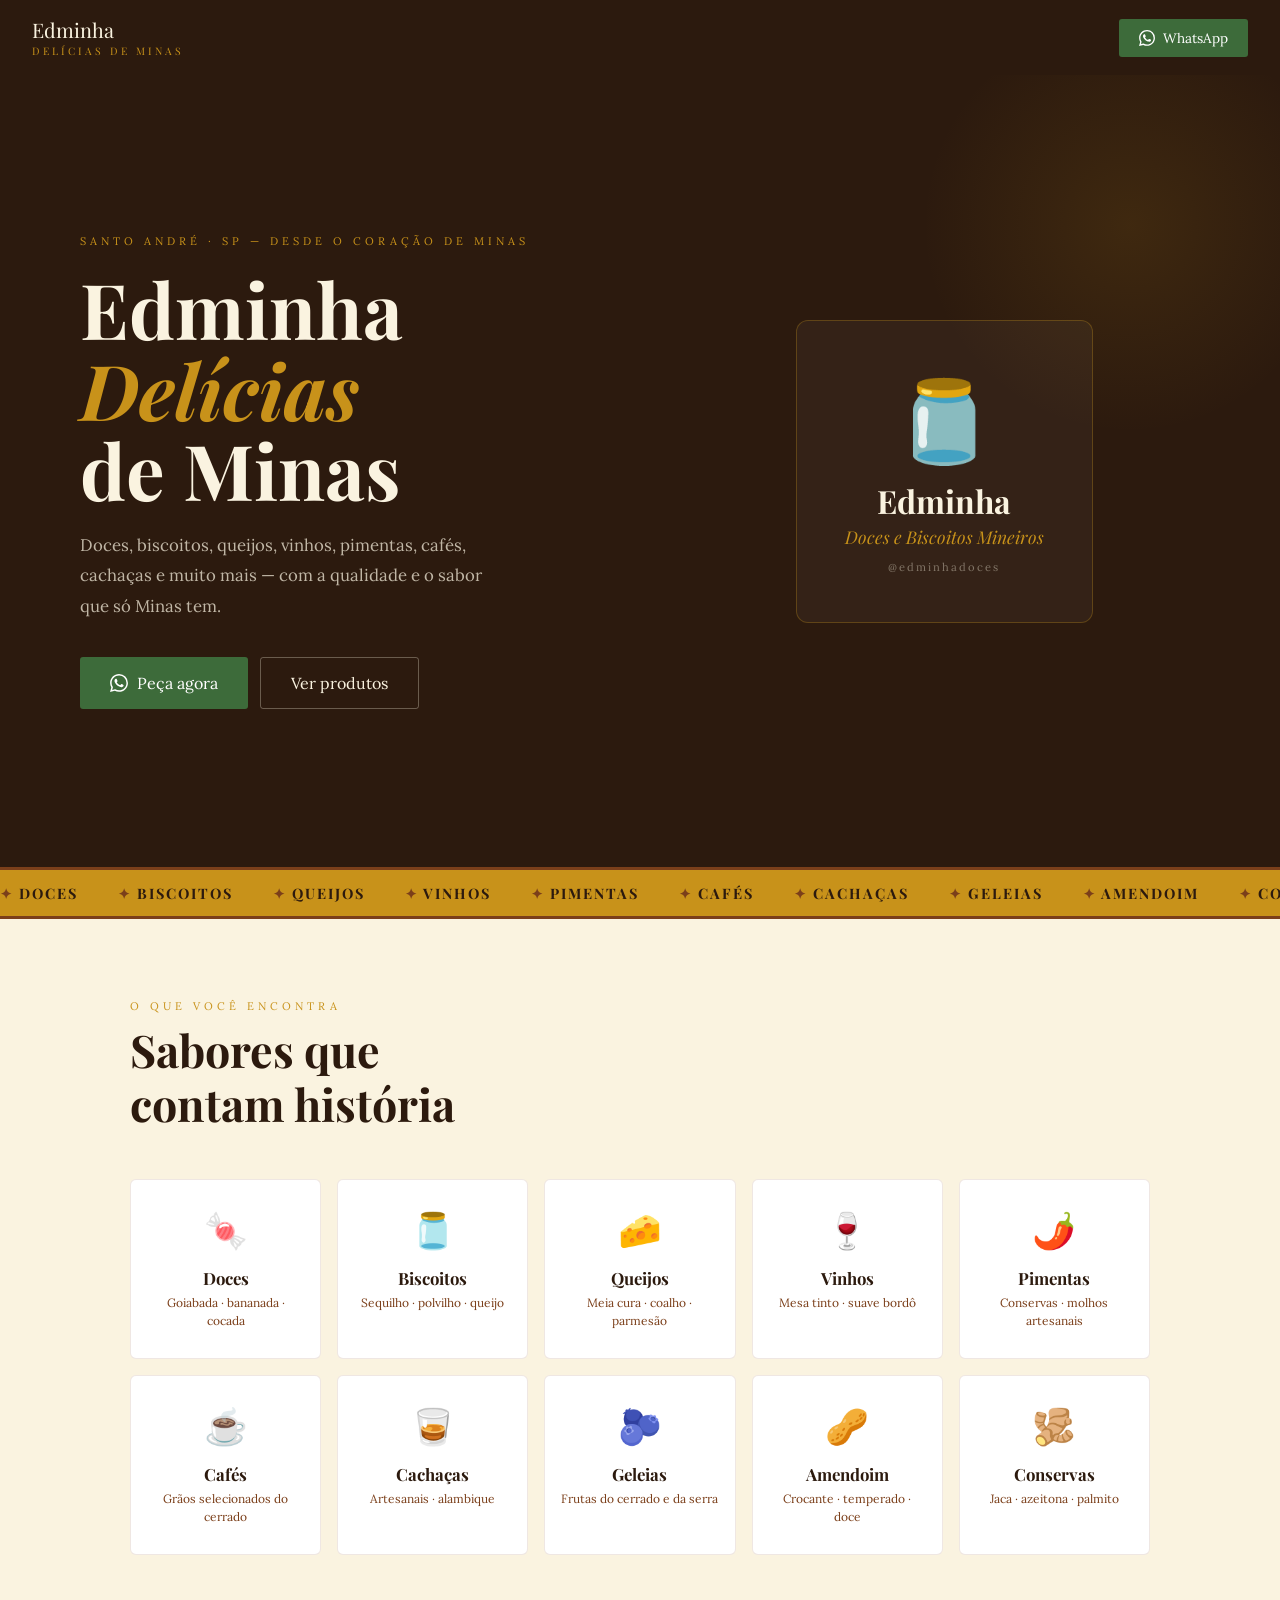
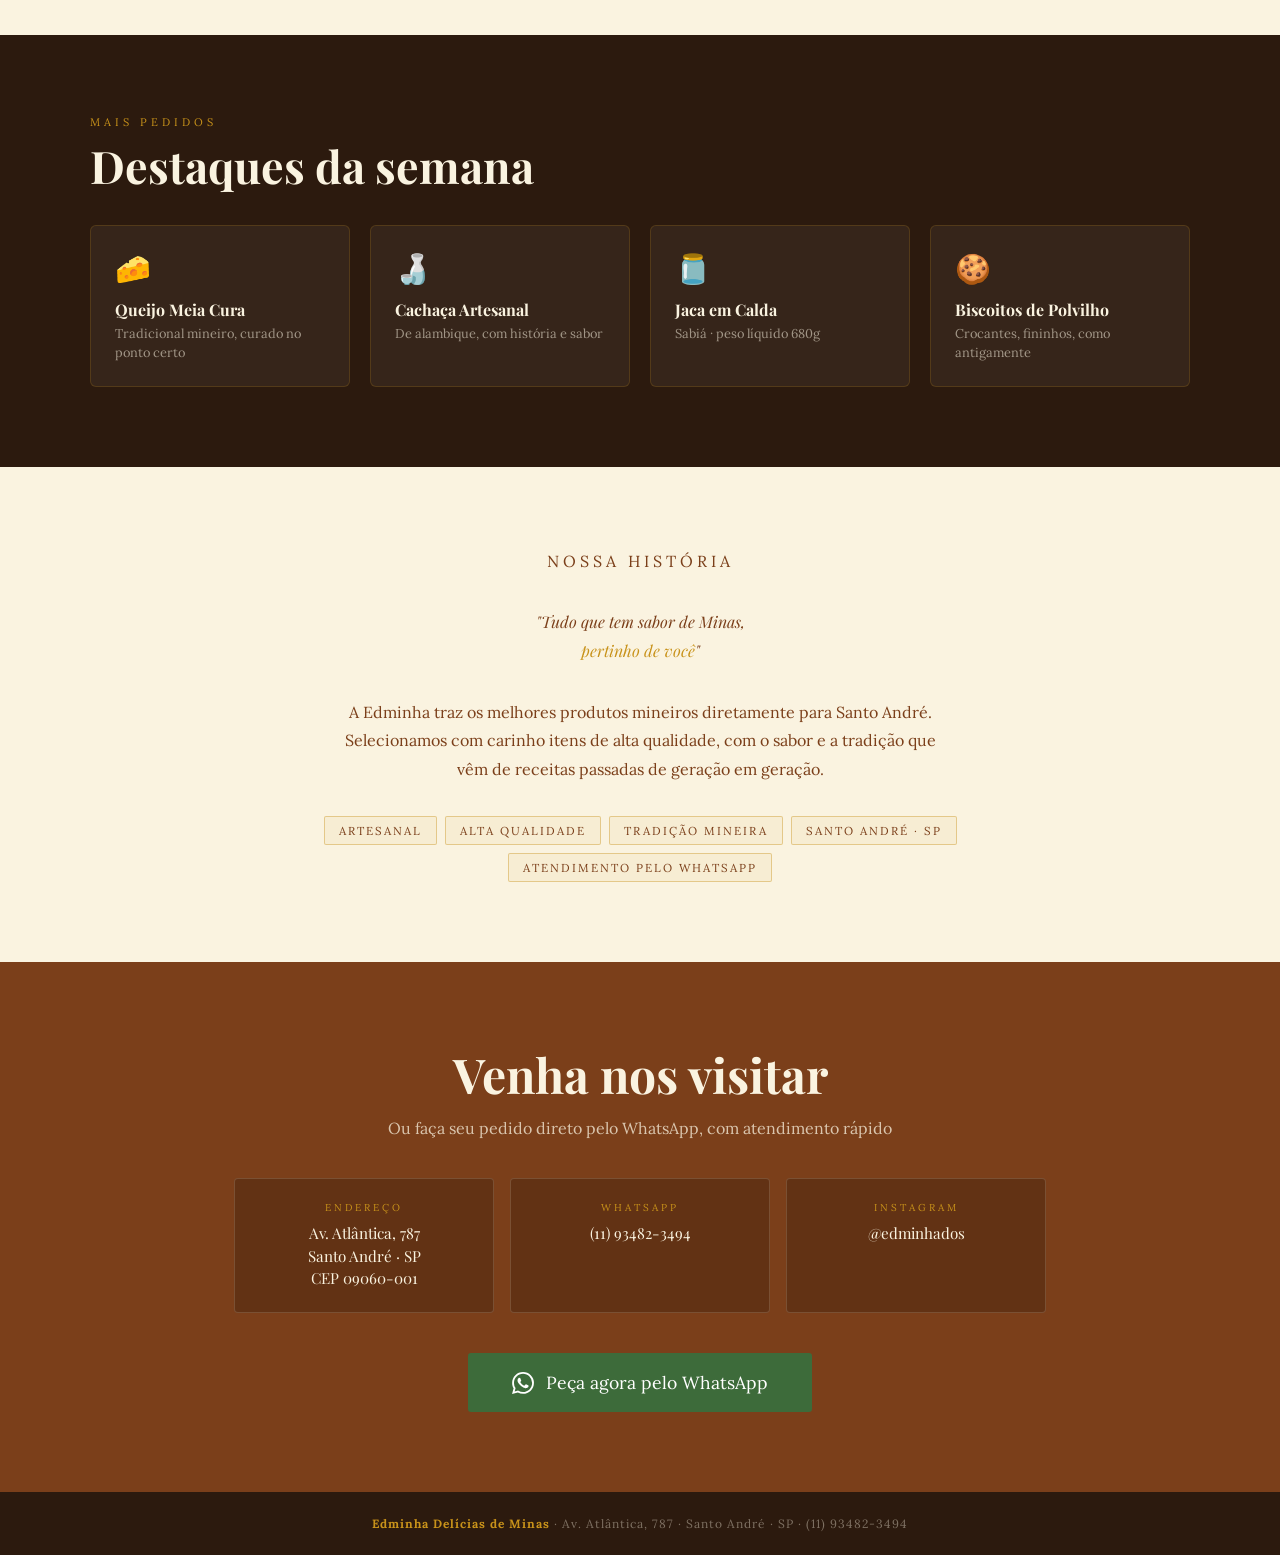
<file: index.html>
<!DOCTYPE html>
<html lang="en">
<head>
  <meta charset="UTF-8">
  <meta name="viewport" content="width=device-width, initial-scale=1.0">
  <title>Edminha Delícias de Minas</title>
  <link rel="stylesheet" href="style.css">
  <link rel="shortcut icon" href="edminhadoces.jpg" type="image/x-icon">
</head>
<body>
  <!-- NAV -->
<nav>
  <div class="nav-brand">
    Edminha
    <span>Delícias de Minas</span>
  </div>
  <a class="nav-wpp" href="https://api.whatsapp.com/send?phone=5511934823494" target="_blank">
    <svg width="16" height="16" viewBox="0 0 24 24" fill="currentColor"><path d="M17.472 14.382c-.297-.149-1.758-.867-2.03-.967-.273-.099-.471-.148-.67.15-.197.297-.767.966-.94 1.164-.173.199-.347.223-.644.075-.297-.15-1.255-.463-2.39-1.475-.883-.788-1.48-1.761-1.653-2.059-.173-.297-.018-.458.13-.606.134-.133.298-.347.446-.52.149-.174.198-.298.298-.497.099-.198.05-.371-.025-.52-.075-.149-.669-1.612-.916-2.207-.242-.579-.487-.5-.669-.51-.173-.008-.371-.01-.57-.01-.198 0-.52.074-.792.372-.272.297-1.04 1.016-1.04 2.479 0 1.462 1.065 2.875 1.213 3.074.149.198 2.096 3.2 5.077 4.487.709.306 1.262.489 1.694.625.712.227 1.36.195 1.871.118.571-.085 1.758-.719 2.006-1.413.248-.694.248-1.289.173-1.413-.074-.124-.272-.198-.57-.347m-5.421 7.403h-.004a9.87 9.87 0 01-5.031-1.378l-.361-.214-3.741.982.998-3.648-.235-.374a9.86 9.86 0 01-1.51-5.26c.001-5.45 4.436-9.884 9.888-9.884 2.64 0 5.122 1.03 6.988 2.898a9.825 9.825 0 012.893 6.994c-.003 5.45-4.437 9.884-9.885 9.884m8.413-18.297A11.815 11.815 0 0012.05 0C5.495 0 .16 5.335.157 11.892c0 2.096.547 4.142 1.588 5.945L.057 24l6.305-1.654a11.882 11.882 0 005.683 1.448h.005c6.554 0 11.89-5.335 11.893-11.893a11.821 11.821 0 00-3.48-8.413z"/></svg>
    WhatsApp
  </a>
</nav>

<!-- HERO -->
<section class="hero">
  <div class="hero-left">
    <p class="hero-eyebrow">Santo André · SP — Desde o coração de Minas</p>
    <h1>Edminha<br><em>Delícias</em><br>de Minas</h1>
    <p class="hero-desc">Doces, biscoitos, queijos, vinhos, pimentas, cafés, cachaças e muito mais — com a qualidade e o sabor que só Minas tem.</p>
    <div class="hero-btns">
      <a class="btn-primary" href="https://api.whatsapp.com/send?phone=5511934823494" target="_blank">
        <svg width="18" height="18" viewBox="0 0 24 24" fill="currentColor"><path d="M17.472 14.382c-.297-.149-1.758-.867-2.03-.967-.273-.099-.471-.148-.67.15-.197.297-.767.966-.94 1.164-.173.199-.347.223-.644.075-.297-.15-1.255-.463-2.39-1.475-.883-.788-1.48-1.761-1.653-2.059-.173-.297-.018-.458.13-.606.134-.133.298-.347.446-.52.149-.174.198-.298.298-.497.099-.198.05-.371-.025-.52-.075-.149-.669-1.612-.916-2.207-.242-.579-.487-.5-.669-.51-.173-.008-.371-.01-.57-.01-.198 0-.52.074-.792.372-.272.297-1.04 1.016-1.04 2.479 0 1.462 1.065 2.875 1.213 3.074.149.198 2.096 3.2 5.077 4.487.709.306 1.262.489 1.694.625.712.227 1.36.195 1.871.118.571-.085 1.758-.719 2.006-1.413.248-.694.248-1.289.173-1.413-.074-.124-.272-.198-.57-.347m-5.421 7.403h-.004a9.87 9.87 0 01-5.031-1.378l-.361-.214-3.741.982.998-3.648-.235-.374a9.86 9.86 0 01-1.51-5.26c.001-5.45 4.436-9.884 9.888-9.884 2.64 0 5.122 1.03 6.988 2.898a9.825 9.825 0 012.893 6.994c-.003 5.45-4.437 9.884-9.885 9.884m8.413-18.297A11.815 11.815 0 0012.05 0C5.495 0 .16 5.335.157 11.892c0 2.096.547 4.142 1.588 5.945L.057 24l6.305-1.654a11.882 11.882 0 005.683 1.448h.005c6.554 0 11.89-5.335 11.893-11.893a11.821 11.821 0 00-3.48-8.413z"/></svg>
        Peça agora
      </a>
      <a class="btn-secondary" href="#produtos">Ver produtos</a>
    </div>
  </div>
  <div class="hero-img-wrap">
    <div class="logo-card">
      <span class="logo-jar">🫙</span>
      <div class="logo-name">Edminha</div>
      <div class="logo-sub">Doces e Biscoitos Mineiros</div>
      <div class="logo-handle">@edminhadoces</div>
    </div>
  </div>
</section>

<!-- FAIXA -->
<div class="faixa">
  <div class="faixa-track">
    <span class="fi">Doces</span><span class="fi">Biscoitos</span><span class="fi">Queijos</span>
    <span class="fi">Vinhos</span><span class="fi">Pimentas</span><span class="fi">Cafés</span>
    <span class="fi">Cachaças</span><span class="fi">Geleias</span><span class="fi">Amendoim</span>
    <span class="fi">Conservas</span><span class="fi">Especiarias</span>
    <span class="fi">Doces</span><span class="fi">Biscoitos</span><span class="fi">Queijos</span>
    <span class="fi">Vinhos</span><span class="fi">Pimentas</span><span class="fi">Cafés</span>
    <span class="fi">Cachaças</span><span class="fi">Geleias</span><span class="fi">Amendoim</span>
    <span class="fi">Conservas</span><span class="fi">Especiarias</span>
  </div>
</div>

<!-- CATEGORIAS -->
<section class="cats" id="produtos">
  <p class="sec-label">O que você encontra</p>
  <h2 class="sec-title">Sabores que<br>contam história</h2>
  <div class="cat-grid">
    <div class="cat-card"><span class="cat-icon">🍬</span><div class="cat-name">Doces</div><div class="cat-items">Goiabada · bananada · cocada</div></div>
    <div class="cat-card"><span class="cat-icon">🫙</span><div class="cat-name">Biscoitos</div><div class="cat-items">Sequilho · polvilho · queijo</div></div>
    <div class="cat-card"><span class="cat-icon">🧀</span><div class="cat-name">Queijos</div><div class="cat-items">Meia cura · coalho · parmesão</div></div>
    <div class="cat-card"><span class="cat-icon">🍷</span><div class="cat-name">Vinhos</div><div class="cat-items">Mesa tinto · suave bordô</div></div>
    <div class="cat-card"><span class="cat-icon">🌶️</span><div class="cat-name">Pimentas</div><div class="cat-items">Conservas · molhos artesanais</div></div>
    <div class="cat-card"><span class="cat-icon">☕</span><div class="cat-name">Cafés</div><div class="cat-items">Grãos selecionados do cerrado</div></div>
    <div class="cat-card"><span class="cat-icon">🥃</span><div class="cat-name">Cachaças</div><div class="cat-items">Artesanais · alambique</div></div>
    <div class="cat-card"><span class="cat-icon">🫐</span><div class="cat-name">Geleias</div><div class="cat-items">Frutas do cerrado e da serra</div></div>
    <div class="cat-card"><span class="cat-icon">🥜</span><div class="cat-name">Amendoim</div><div class="cat-items">Crocante · temperado · doce</div></div>
    <div class="cat-card"><span class="cat-icon">🫚</span><div class="cat-name">Conservas</div><div class="cat-items">Jaca · azeitona · palmito</div></div>
  </div>
</section>

<!-- DESTAQUES -->
<section class="destaques">
  <div class="destaques-inner">
    <p class="sec-label">Mais pedidos</p>
    <h2 class="sec-title" style="margin-bottom:32px">Destaques da semana</h2>
    <div class="dest-grid">
      <div class="dest-card"><span class="dest-emoji">🧀</span><div class="dest-name">Queijo Meia Cura</div><div class="dest-desc">Tradicional mineiro, curado no ponto certo</div></div>
      <div class="dest-card"><span class="dest-emoji">🍶</span><div class="dest-name">Cachaça Artesanal</div><div class="dest-desc">De alambique, com história e sabor</div></div>
      <div class="dest-card"><span class="dest-emoji">🫙</span><div class="dest-name">Jaca em Calda</div><div class="dest-desc">Sabiá · peso líquido 680g</div></div>
      <div class="dest-card"><span class="dest-emoji">🍪</span><div class="dest-name">Biscoitos de Polvilho</div><div class="dest-desc">Crocantes, fininhos, como antigamente</div></div>
    </div>
  </div>
</section>

<!-- SOBRE -->
<section class="sobre">
  <p class="sec-label">Nossa história</p>
  <p class="sobre-quote">"Tudo que tem sabor de Minas,<br><em>pertinho de você</em>"</p>
  <p>A Edminha traz os melhores produtos mineiros diretamente para Santo André. Selecionamos com carinho itens de alta qualidade, com o sabor e a tradição que vêm de receitas passadas de geração em geração.</p>
  <div class="tags">
    <span class="tag">Artesanal</span>
    <span class="tag">Alta Qualidade</span>
    <span class="tag">Tradição Mineira</span>
    <span class="tag">Santo André · SP</span>
    <span class="tag">Atendimento pelo WhatsApp</span>
  </div>
</section>

<!-- CONTATO -->
<section class="contato">
  <h2>Venha nos visitar</h2>
  <p>Ou faça seu pedido direto pelo WhatsApp, com atendimento rápido</p>
  <div class="info-row">
    <div class="info-box">
      <div class="info-label">Endereço</div>
      <div class="info-val">Av. Atlântica, 787<br>Santo André · SP<br>CEP 09060-001</div>
    </div>
    <div class="info-box">
      <div class="info-label">WhatsApp</div>
      <div class="info-val">(11) 93482-3494</div>
    </div>
    <div class="info-box">
      <div class="info-label">Instagram</div>
      <div class="info-val">@edminhados</div>
    </div>
  </div>
  <a class="btn-wpp-big" href="https://api.whatsapp.com/send?phone=5511934823494" target="_blank">
    <svg width="22" height="22" viewBox="0 0 24 24" fill="currentColor"><path d="M17.472 14.382c-.297-.149-1.758-.867-2.03-.967-.273-.099-.471-.148-.67.15-.197.297-.767.966-.94 1.164-.173.199-.347.223-.644.075-.297-.15-1.255-.463-2.39-1.475-.883-.788-1.48-1.761-1.653-2.059-.173-.297-.018-.458.13-.606.134-.133.298-.347.446-.52.149-.174.198-.298.298-.497.099-.198.05-.371-.025-.52-.075-.149-.669-1.612-.916-2.207-.242-.579-.487-.5-.669-.51-.173-.008-.371-.01-.57-.01-.198 0-.52.074-.792.372-.272.297-1.04 1.016-1.04 2.479 0 1.462 1.065 2.875 1.213 3.074.149.198 2.096 3.2 5.077 4.487.709.306 1.262.489 1.694.625.712.227 1.36.195 1.871.118.571-.085 1.758-.719 2.006-1.413.248-.694.248-1.289.173-1.413-.074-.124-.272-.198-.57-.347m-5.421 7.403h-.004a9.87 9.87 0 01-5.031-1.378l-.361-.214-3.741.982.998-3.648-.235-.374a9.86 9.86 0 01-1.51-5.26c.001-5.45 4.436-9.884 9.888-9.884 2.64 0 5.122 1.03 6.988 2.898a9.825 9.825 0 012.893 6.994c-.003 5.45-4.437 9.884-9.885 9.884m8.413-18.297A11.815 11.815 0 0012.05 0C5.495 0 .16 5.335.157 11.892c0 2.096.547 4.142 1.588 5.945L.057 24l6.305-1.654a11.882 11.882 0 005.683 1.448h.005c6.554 0 11.89-5.335 11.893-11.893a11.821 11.821 0 00-3.48-8.413z"/></svg>
    Peça agora pelo WhatsApp
  </a>
</section>

<footer>
  <strong>Edminha Delícias de Minas</strong> · Av. Atlântica, 787 · Santo André · SP · (11) 93482-3494
</footer>

</body>
</html>
</file>
<file: style.css>
@import url('https://fonts.googleapis.com/css2?family=Playfair+Display:ital,wght@0,700;1,400&family=Lora:ital,wght@0,400;0,500;1,400&display=swap');
  *{margin:0;padding:0;box-sizing:border-box}
  :root{
    --cafe:#2C1A0E;
    --terra:#7B3F1A;
    --ouro:#C8921A;
    --creme:#FAF3E0;
    --verde:#3D6B3A;
    --madeira:#A0632A;
  }
  body{font-family:'Lora',Georgia,serif;background:var(--creme);color:var(--cafe);overflow-x:hidden}

  /* NAV */
  nav{
    background:var(--cafe);padding:18px 32px;
    display:flex;align-items:center;justify-content:space-between;
    position:sticky;top:0;z-index:100;
  }
  .nav-brand{
    font-family:'Playfair Display',serif;font-size:1.25rem;color:var(--creme);
    display:flex;flex-direction:column;line-height:1.2;
  }
  .nav-brand span{font-size:0.65rem;letter-spacing:3px;text-transform:uppercase;color:var(--ouro);margin-top:3px}
  .nav-wpp{
    display:flex;align-items:center;gap:8px;background:var(--verde);color:#fff;
    font-family:'Lora',serif;font-size:0.85rem;padding:10px 20px;border-radius:3px;
    text-decoration:none;transition:background .2s;
  }
  .nav-wpp:hover{background:#2f5229}

  /* HERO */
  .hero{
    background:var(--cafe);min-height:88vh;
    display:grid;grid-template-columns:1fr 1fr;align-items:center;
    padding:64px 64px 64px 80px;gap:48px;position:relative;overflow:hidden;
  }
  .hero::before{
    content:'';position:absolute;right:-60px;top:-60px;
    width:420px;height:420px;border-radius:50%;
    background:radial-gradient(circle,rgba(200,146,26,0.12) 0%,transparent 70%);
  }
  @media(max-width:700px){
    .hero{grid-template-columns:1fr;padding:48px 24px;text-align:center}
    .hero-img-wrap{display:none}
  }
  .hero-left{position:relative;z-index:1}
  .hero-eyebrow{
    font-size:11px;letter-spacing:4px;text-transform:uppercase;color:var(--ouro);
    margin-bottom:20px;opacity:0;animation:up .7s .1s forwards;
  }
  .hero h1{
    font-family:'Playfair Display',serif;
    font-size:clamp(2.6rem,6vw,4.8rem);
    color:var(--creme);line-height:1.05;margin-bottom:20px;
    opacity:0;animation:up .7s .25s forwards;
  }
  .hero h1 em{color:var(--ouro);font-style:italic}
  .hero-desc{
    color:rgba(250,243,224,0.72);font-size:1.05rem;line-height:1.8;
    max-width:420px;margin-bottom:36px;
    opacity:0;animation:up .7s .4s forwards;
  }
  .hero-btns{display:flex;gap:12px;flex-wrap:wrap;opacity:0;animation:up .7s .55s forwards}
  .btn-primary{
    display:inline-flex;align-items:center;gap:9px;
    background:var(--verde);color:#fff;font-family:'Lora',serif;font-size:1rem;
    padding:15px 30px;border-radius:3px;text-decoration:none;transition:background .2s,transform .15s;
  }
  .btn-primary:hover{background:#2f5229;transform:translateY(-2px)}
  .btn-secondary{
    display:inline-flex;align-items:center;gap:9px;
    background:transparent;color:var(--creme);font-family:'Lora',serif;font-size:1rem;
    padding:15px 30px;border-radius:3px;border:1px solid rgba(250,243,224,0.3);
    text-decoration:none;transition:border-color .2s;
  }
  .btn-secondary:hover{border-color:var(--ouro);color:var(--ouro)}

  /* LOGO MOCKUP LADO DIREITO */
  .hero-img-wrap{
    display:flex;justify-content:center;align-items:center;
    opacity:0;animation:up .9s .6s forwards;
  }
  .logo-card{
    background:rgba(255,255,255,0.04);border:1px solid rgba(200,146,26,0.3);
    border-radius:12px;padding:48px;text-align:center;
    backdrop-filter:blur(4px);
  }
  .logo-jar{font-size:5rem;display:block;margin-bottom:12px}
  .logo-name{
    font-family:'Playfair Display',serif;font-size:2rem;color:var(--creme);
    font-weight:700;line-height:1.1;
  }
  .logo-sub{
    font-family:'Playfair Display',serif;font-size:1.1rem;color:var(--ouro);
    font-style:italic;margin-top:6px;
  }
  .logo-handle{font-size:0.7rem;letter-spacing:2px;color:rgba(250,243,224,0.4);margin-top:12px}

  /* FAIXA */
  .faixa{
    background:var(--ouro);padding:13px 0;overflow:hidden;
    border-top:3px solid var(--terra);border-bottom:3px solid var(--terra);
  }
  .faixa-track{display:flex;gap:40px;animation:scroll 20s linear infinite;white-space:nowrap}
  .fi{font-family:'Playfair Display',serif;font-size:.9rem;font-weight:700;
    color:var(--cafe);text-transform:uppercase;letter-spacing:2px;flex-shrink:0}
  .fi::before{content:'✦ ';color:var(--terra)}

  /* CATEGORIAS */
  .cats{padding:80px 40px;max-width:1100px;margin:0 auto}
  .sec-label{font-size:11px;letter-spacing:4px;text-transform:uppercase;color:var(--ouro);margin-bottom:10px}
  .sec-title{font-family:'Playfair Display',serif;font-size:clamp(1.9rem,4vw,2.8rem);color:var(--cafe);margin-bottom:48px;line-height:1.2}
  .cat-grid{display:grid;grid-template-columns:repeat(auto-fill,minmax(160px,1fr));gap:16px}
  .cat-card{
    background:#fff;border:1px solid rgba(123,63,26,0.12);border-radius:6px;
    padding:28px 16px;text-align:center;transition:transform .2s,box-shadow .2s;
  }
  .cat-card:hover{transform:translateY(-5px);box-shadow:0 10px 30px rgba(61,28,2,0.1)}
  .cat-icon{font-size:2.2rem;margin-bottom:14px;display:block}
  .cat-name{font-family:'Playfair Display',serif;font-size:1.05rem;font-weight:700;color:var(--cafe)}
  .cat-items{font-size:0.75rem;color:var(--terra);margin-top:5px;line-height:1.5}

  /* DESTAQUES */
  .destaques{background:var(--cafe);padding:80px 40px}
  .destaques-inner{max-width:1100px;margin:0 auto}
  .destaques .sec-label{color:var(--ouro)}
  .destaques .sec-title{color:var(--creme)}
  .dest-grid{display:grid;grid-template-columns:repeat(auto-fill,minmax(220px,1fr));gap:20px;margin-top:0}
  .dest-card{
    background:rgba(255,255,255,0.05);border:1px solid rgba(200,146,26,0.2);
    border-radius:6px;padding:24px;transition:border-color .2s,background .2s;
  }
  .dest-card:hover{border-color:var(--ouro);background:rgba(200,146,26,0.06)}
  .dest-emoji{font-size:1.8rem;margin-bottom:12px;display:block}
  .dest-name{font-family:'Playfair Display',serif;font-size:1rem;color:var(--creme);font-weight:700}
  .dest-desc{font-size:0.8rem;color:rgba(250,243,224,0.55);margin-top:4px;line-height:1.5}

  /* SOBRE */
  .sobre{
    padding:80px 40px;max-width:900px;margin:0 auto;text-align:center;
  }
  .sobre-quote{
    font-family:'Playfair Display',serif;font-size:clamp(1.6rem,4vw,2.4rem);
    font-style:italic;color:var(--cafe);line-height:1.4;margin-bottom:24px;
  }
  .sobre-quote em{color:var(--ouro);font-style:italic}
  .sobre p{color:var(--terra);font-size:1rem;line-height:1.8;max-width:620px;margin:0 auto 32px}
  .tags{display:flex;flex-wrap:wrap;gap:8px;justify-content:center}
  .tag{
    border:1px solid rgba(200,146,26,0.4);color:var(--terra);
    font-size:0.72rem;letter-spacing:2px;text-transform:uppercase;
    padding:6px 14px;border-radius:2px;background:rgba(200,146,26,0.06);
  }

  /* CONTATO */
  .contato{background:var(--terra);padding:80px 40px;text-align:center}
  .contato h2{
    font-family:'Playfair Display',serif;font-size:clamp(2rem,4vw,3rem);
    color:var(--creme);margin-bottom:12px;
  }
  .contato p{color:rgba(250,243,224,0.75);margin-bottom:40px}
  .info-row{display:flex;flex-wrap:wrap;gap:16px;justify-content:center;margin-bottom:40px}
  .info-box{
    background:rgba(0,0,0,0.2);border:1px solid rgba(250,243,224,0.15);
    border-radius:4px;padding:22px 28px;min-width:200px;max-width:260px;flex:1;
  }
  .info-label{font-size:10px;letter-spacing:3px;text-transform:uppercase;color:var(--ouro);margin-bottom:8px}
  .info-val{font-family:'Playfair Display',serif;font-size:.95rem;color:var(--creme);line-height:1.5}
  .btn-wpp-big{
    display:inline-flex;align-items:center;gap:12px;
    background:var(--verde);color:#fff;font-family:'Lora',serif;font-size:1.1rem;
    padding:18px 44px;border-radius:3px;text-decoration:none;transition:background .2s,transform .15s;
  }
  .btn-wpp-big:hover{background:#2f5229;transform:translateY(-2px)}

  footer{
    background:var(--cafe);color:rgba(250,243,224,0.4);
    text-align:center;padding:24px;font-size:0.75rem;letter-spacing:1px;
  }
  footer strong{color:var(--ouro)}

  @keyframes up{from{opacity:0;transform:translateY(22px)}to{opacity:1;transform:translateY(0)}}
  @keyframes scroll{from{transform:translateX(0)}to{transform:translateX(-50%)}}
</file>
